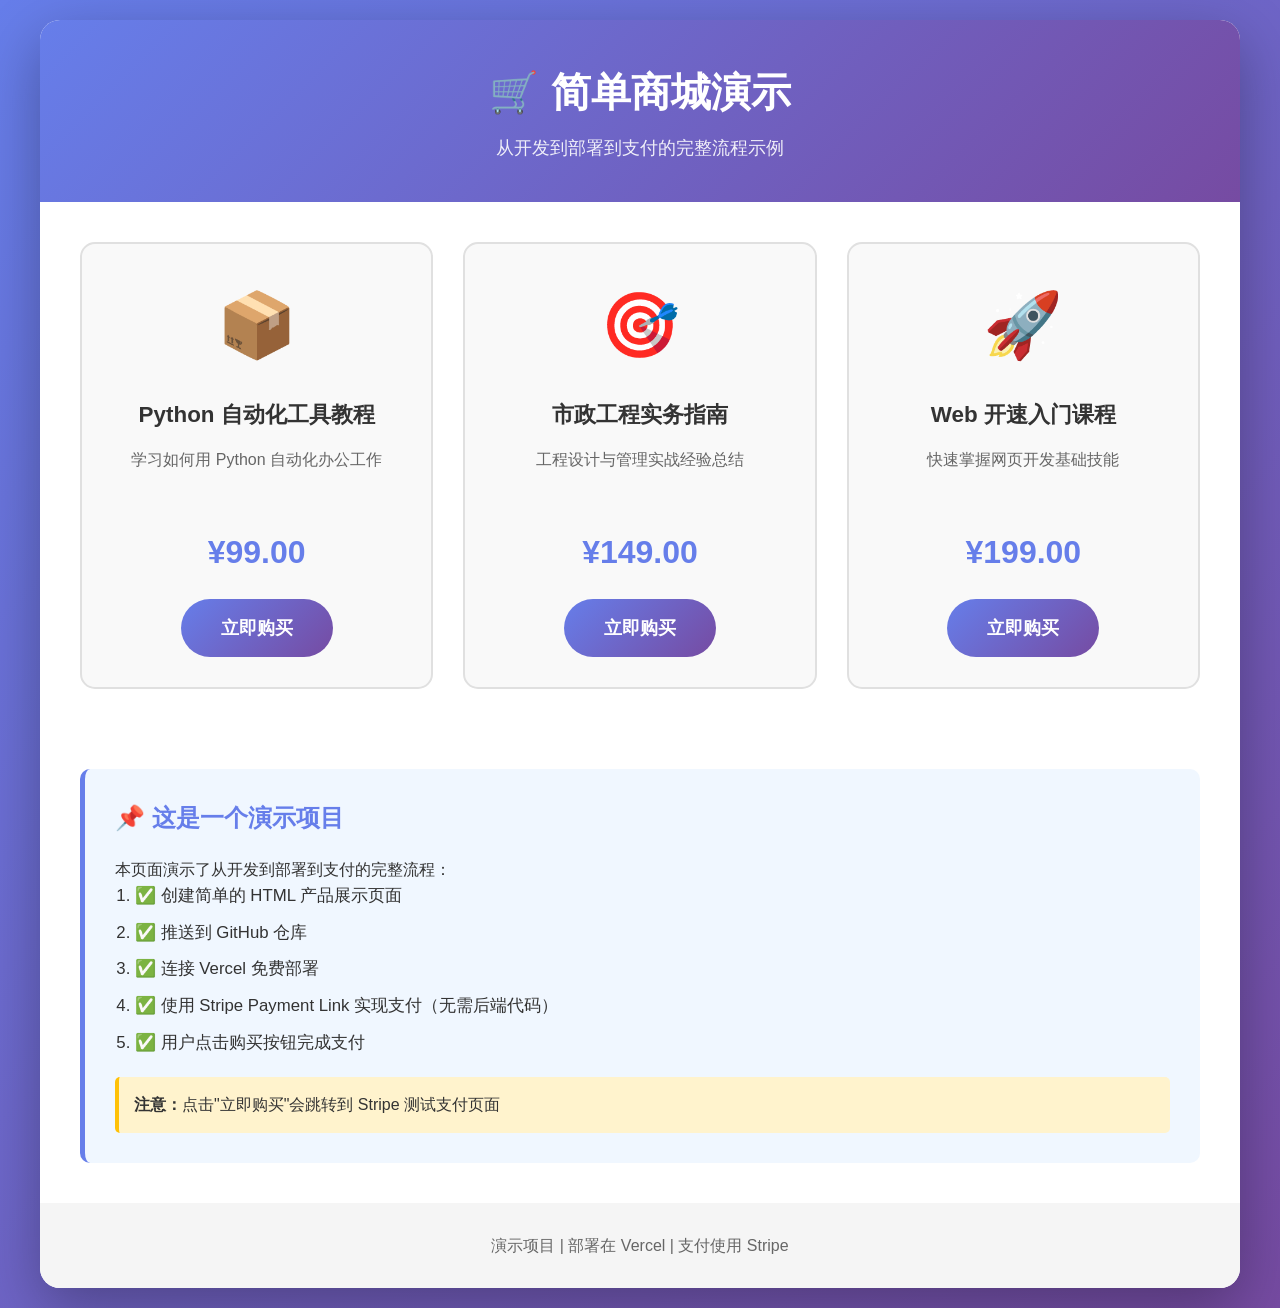
<file: stripe-index.html>
<!DOCTYPE html>
<html lang="zh-CN">
<head>
    <meta charset="UTF-8">
    <meta name="viewport" content="width=device-width, initial-scale=1.0">
    <title>简单商城演示</title>
    <link rel="icon" type="image/svg+xml" href="favicon.svg">
    <link rel="stylesheet" href="styles.css">
</head>
<body>
    <div class="container">
        <header>
            <h1>🛒 简单商城演示</h1>
            <p class="subtitle">从开发到部署到支付的完整流程示例</p>
        </header>

        <main>
            <div class="product-grid">
                <!-- 产品 1 -->
                <div class="product-card">
                    <div class="product-image">📦</div>
                    <h3>Python 自动化工具教程</h3>
                    <p class="description">学习如何用 Python 自动化办公工作</p>
                    <div class="price">¥99.00</div>
                    <a href="https://buy.stripe.com/test_aIM16sbFna0e8G0001" target="_blank" class="buy-button">
                        立即购买
                    </a>
                </div>

                <!-- 产品 2 -->
                <div class="product-card">
                    <div class="product-image">🎯</div>
                    <h3>市政工程实务指南</h3>
                    <p class="description">工程设计与管理实战经验总结</p>
                    <div class="price">¥149.00</div>
                    <a href="https://buy.stripe.com/test_aIM16sbFna0e8G0001" target="_blank" class="buy-button">
                        立即购买
                    </a>
                </div>

                <!-- 产品 3 -->
                <div class="product-card">
                    <div class="product-image">🚀</div>
                    <h3>Web 开速入门课程</h3>
                    <p class="description">快速掌握网页开发基础技能</p>
                    <div class="price">¥199.00</div>
                    <a href="https://buy.stripe.com/test_aIM16sbFna0e8G0001" target="_blank" class="buy-button">
                        立即购买
                    </a>
                </div>
            </div>

            <div class="info-box">
                <h2>📌 这是一个演示项目</h2>
                <p>本页面演示了从开发到部署到支付的完整流程：</p>
                <ol>
                    <li>✅ 创建简单的 HTML 产品展示页面</li>
                    <li>✅ 推送到 GitHub 仓库</li>
                    <li>✅ 连接 Vercel 免费部署</li>
                    <li>✅ 使用 Stripe Payment Link 实现支付（无需后端代码）</li>
                    <li>✅ 用户点击购买按钮完成支付</li>
                </ol>
                <p class="note"><strong>注意：</strong>点击"立即购买"会跳转到 Stripe 测试支付页面</p>
            </div>
        </main>

        <footer>
            <p>演示项目 | 部署在 Vercel | 支付使用 Stripe</p>
        </footer>
    </div>
</body>
</html>
</file>
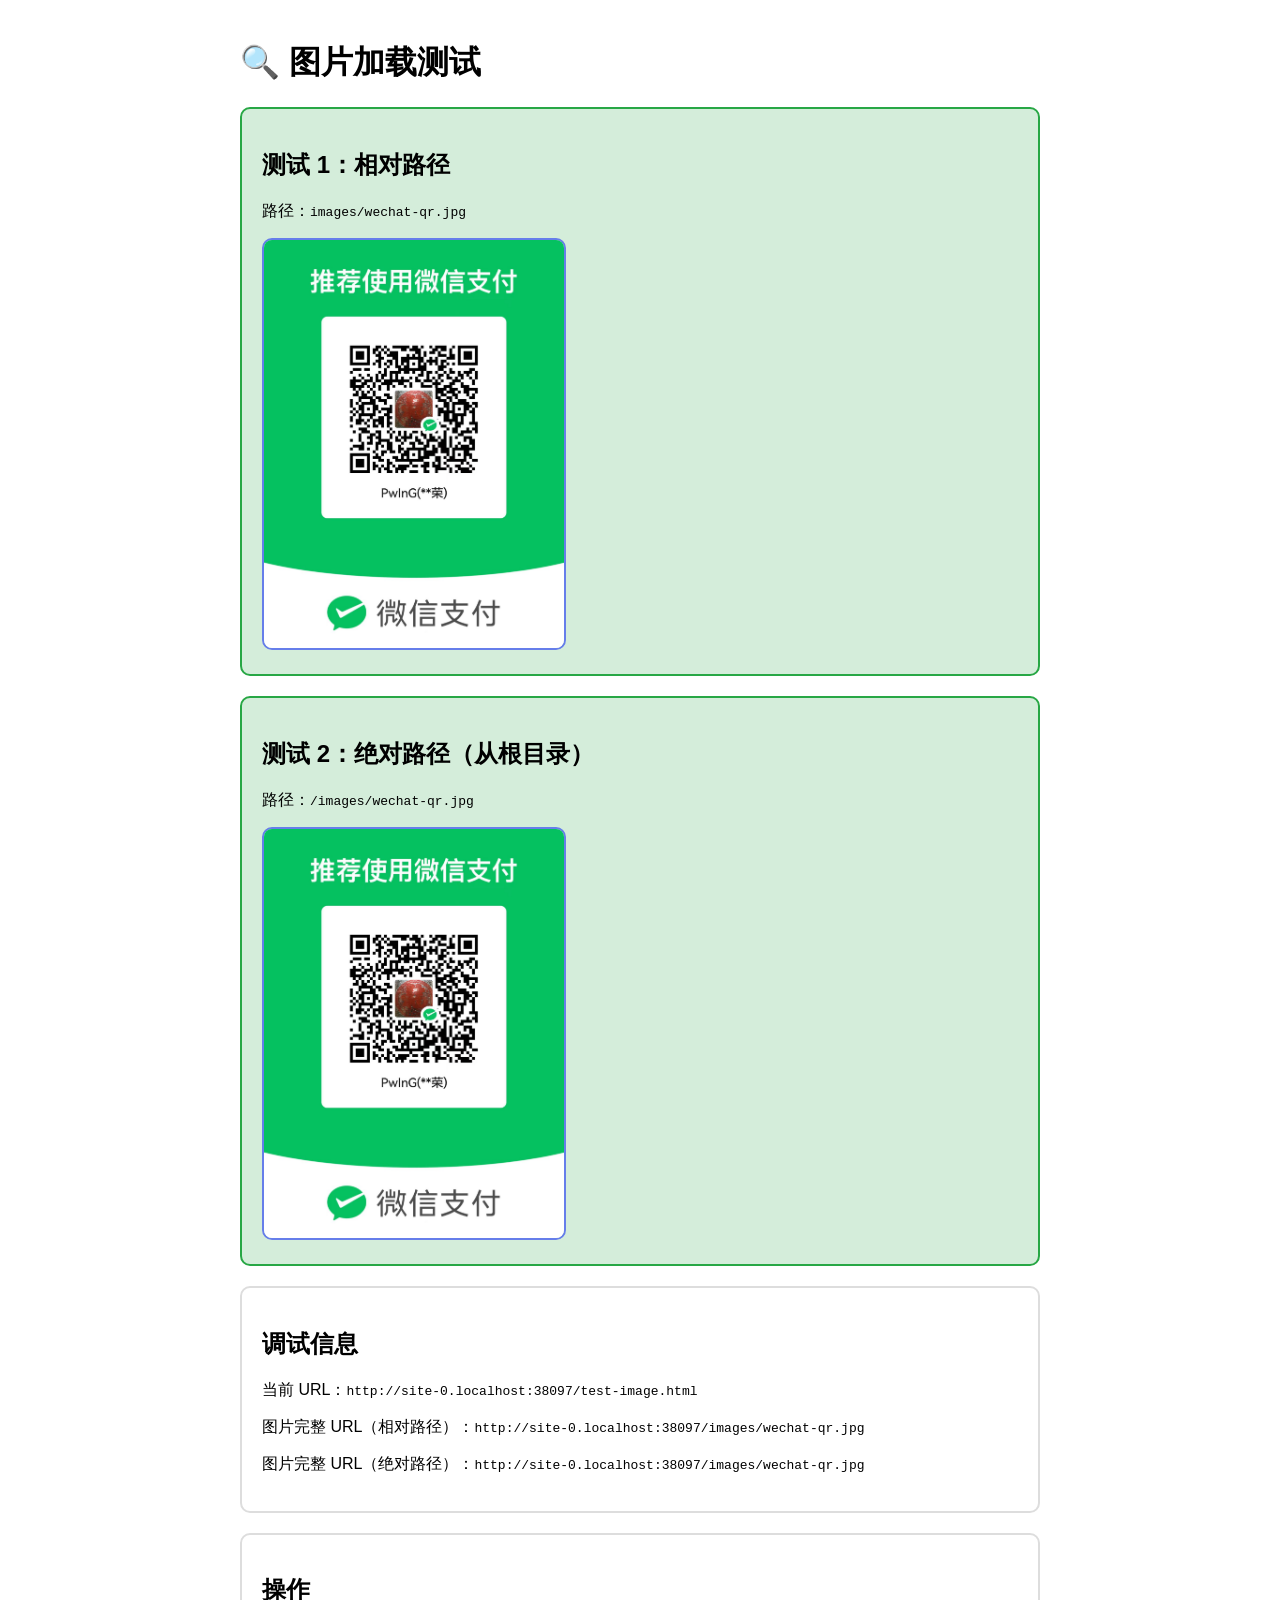
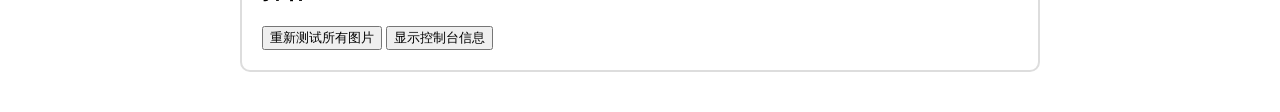
<file: test-image.html>
<!DOCTYPE html>
<html lang="zh-CN">
<head>
    <meta charset="UTF-8">
    <meta name="viewport" content="width=device-width, initial-scale=1.0">
    <title>测试图片</title>
    <style>
        body {
            font-family: Arial, sans-serif;
            padding: 20px;
            max-width: 800px;
            margin: 0 auto;
        }
        .test-section {
            margin: 20px 0;
            padding: 20px;
            border: 2px solid #ddd;
            border-radius: 10px;
        }
        img {
            max-width: 300px;
            border: 2px solid #667eea;
            border-radius: 10px;
        }
        .success {
            background: #d4edda;
            border-color: #28a745;
        }
        .error {
            background: #f8d7da;
            border-color: #dc3545;
        }
    </style>
</head>
<body>
    <h1>🔍 图片加载测试</h1>

    <div class="test-section">
        <h2>测试 1：相对路径</h2>
        <p>路径：<code>images/wechat-qr.jpg</code></p>
        <img src="images/wechat-qr.jpg" alt="微信收款码"
             onerror="this.parentElement.className='test-section error'; this.nextElementSibling.style.display='block';"
             onload="this.parentElement.className='test-section success';">
        <p style="display: none; color: #721c24; font-weight: bold;">❌ 加载失败</p>
    </div>

    <div class="test-section">
        <h2>测试 2：绝对路径（从根目录）</h2>
        <p>路径：<code>/images/wechat-qr.jpg</code></p>
        <img src="/images/wechat-qr.jpg" alt="微信收款码"
             onerror="this.parentElement.className='test-section error'; this.nextElementSibling.style.display='block';"
             onload="this.parentElement.className='test-section success';">
        <p style="display: none; color: #721c24; font-weight: bold;">❌ 加载失败</p>
    </div>

    <div class="test-section">
        <h2>调试信息</h2>
        <p>当前 URL：<code id="currentUrl"></code></p>
        <p>图片完整 URL（相对路径）：<code id="imageUrl1"></code></p>
        <p>图片完整 URL（绝对路径）：<code id="imageUrl2"></code></p>
    </div>

    <div class="test-section">
        <h2>操作</h2>
        <button onclick="checkAllImages()">重新测试所有图片</button>
        <button onclick="showConsoleInfo()">显示控制台信息</button>
    </div>

    <script>
        // 显示当前 URL
        document.getElementById('currentUrl').textContent = window.location.href;

        // 计算图片的完整 URL
        const relativeUrl = new URL('images/wechat-qr.jpg', window.location.href).href;
        const absoluteUrl = new URL('/images/wechat-qr.jpg', window.location.href).href;

        document.getElementById('imageUrl1').textContent = relativeUrl;
        document.getElementById('imageUrl2').textContent = absoluteUrl;

        function checkAllImages() {
            location.reload();
        }

        function showConsoleInfo() {
            console.log('当前 URL:', window.location.href);
            console.log('相对路径 URL:', relativeUrl);
            console.log('绝对路径 URL:', absoluteUrl);
            alert('调试信息已输出到控制台（F12 → Console 查看）');
        }

        // 页面加载后自动检查
        window.onload = function() {
            setTimeout(() => {
                const images = document.querySelectorAll('img');
                let failed = 0;
                images.forEach(img => {
                    if (!img.complete || img.naturalWidth === 0) {
                        failed++;
                    }
                });
                if (failed > 0) {
                    console.error(`有 ${failed} 张图片加载失败`);
                }
            }, 1000);
        };
    </script>
</body>
</html>
</file>
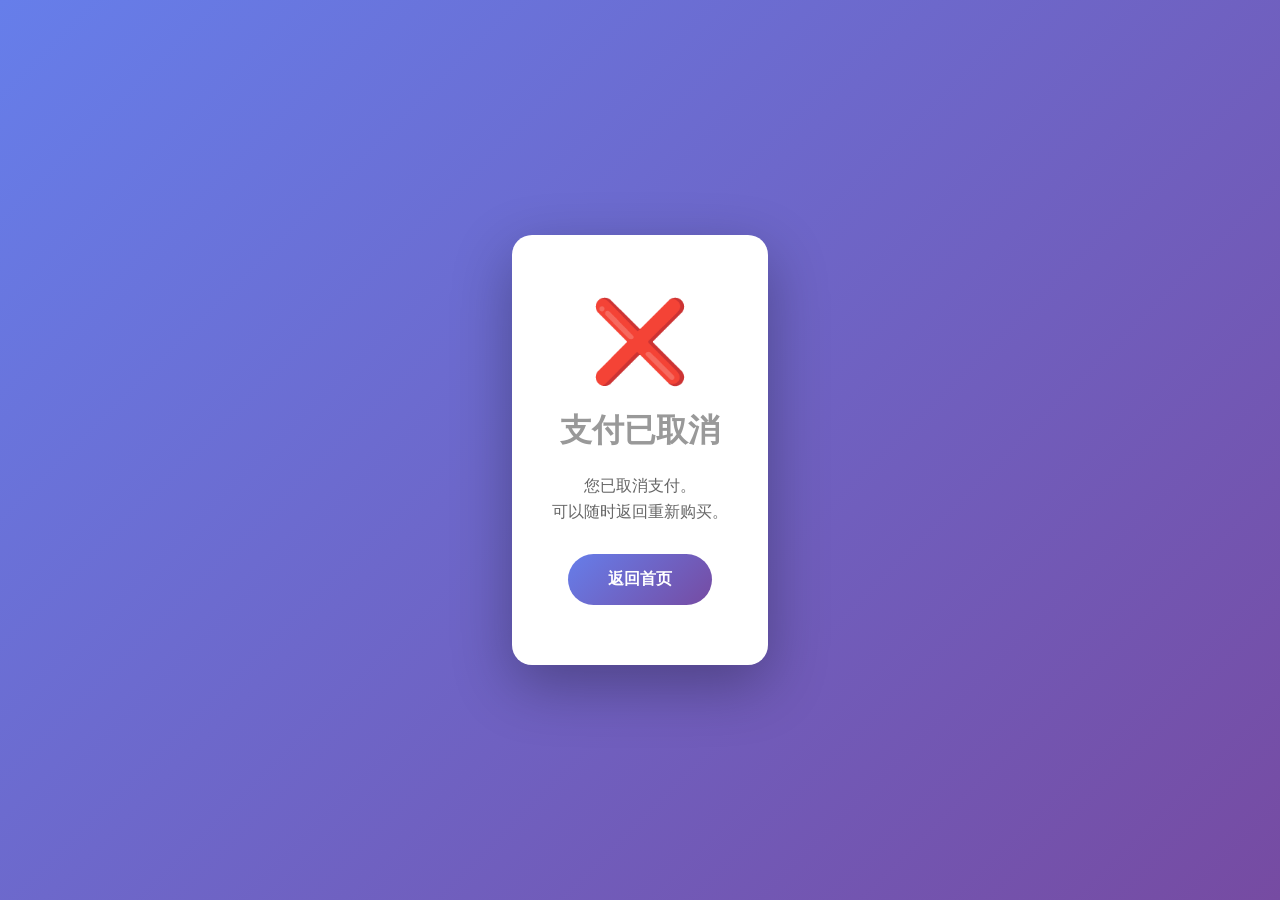
<file: backend-example/templates/cancel.html>
<!DOCTYPE html>
<html lang="zh-CN">
<head>
    <meta charset="UTF-8">
    <meta name="viewport" content="width=device-width, initial-scale=1.0">
    <title>支付取消</title>
    <style>
        * {
            margin: 0;
            padding: 0;
            box-sizing: border-box;
        }

        body {
            font-family: -apple-system, BlinkMacSystemFont, 'Segoe UI', 'Microsoft YaHei', sans-serif;
            display: flex;
            justify-content: center;
            align-items: center;
            min-height: 100vh;
            background: linear-gradient(135deg, #667eea 0%, #764ba2 100%);
        }

        .cancel-card {
            background: white;
            padding: 60px 40px;
            border-radius: 20px;
            box-shadow: 0 20px 60px rgba(0, 0, 0, 0.3);
            text-align: center;
            max-width: 500px;
        }

        .cancel-icon {
            font-size: 5em;
            margin-bottom: 20px;
        }

        h1 {
            color: #999;
            margin-bottom: 20px;
        }

        p {
            color: #666;
            margin-bottom: 30px;
            line-height: 1.6;
        }

        .button {
            background: linear-gradient(135deg, #667eea 0%, #764ba2 100%);
            color: white;
            padding: 15px 40px;
            text-decoration: none;
            border-radius: 50px;
            display: inline-block;
            font-weight: bold;
        }

        .button:hover {
            transform: scale(1.05);
        }
    </style>
</head>
<body>
    <div class="cancel-card">
        <div class="cancel-icon">❌</div>
        <h1>支付已取消</h1>
        <p>您已取消支付。<br>可以随时返回重新购买。</p>
        <a href="/" class="button">返回首页</a>
    </div>
</body>
</html>
</file>
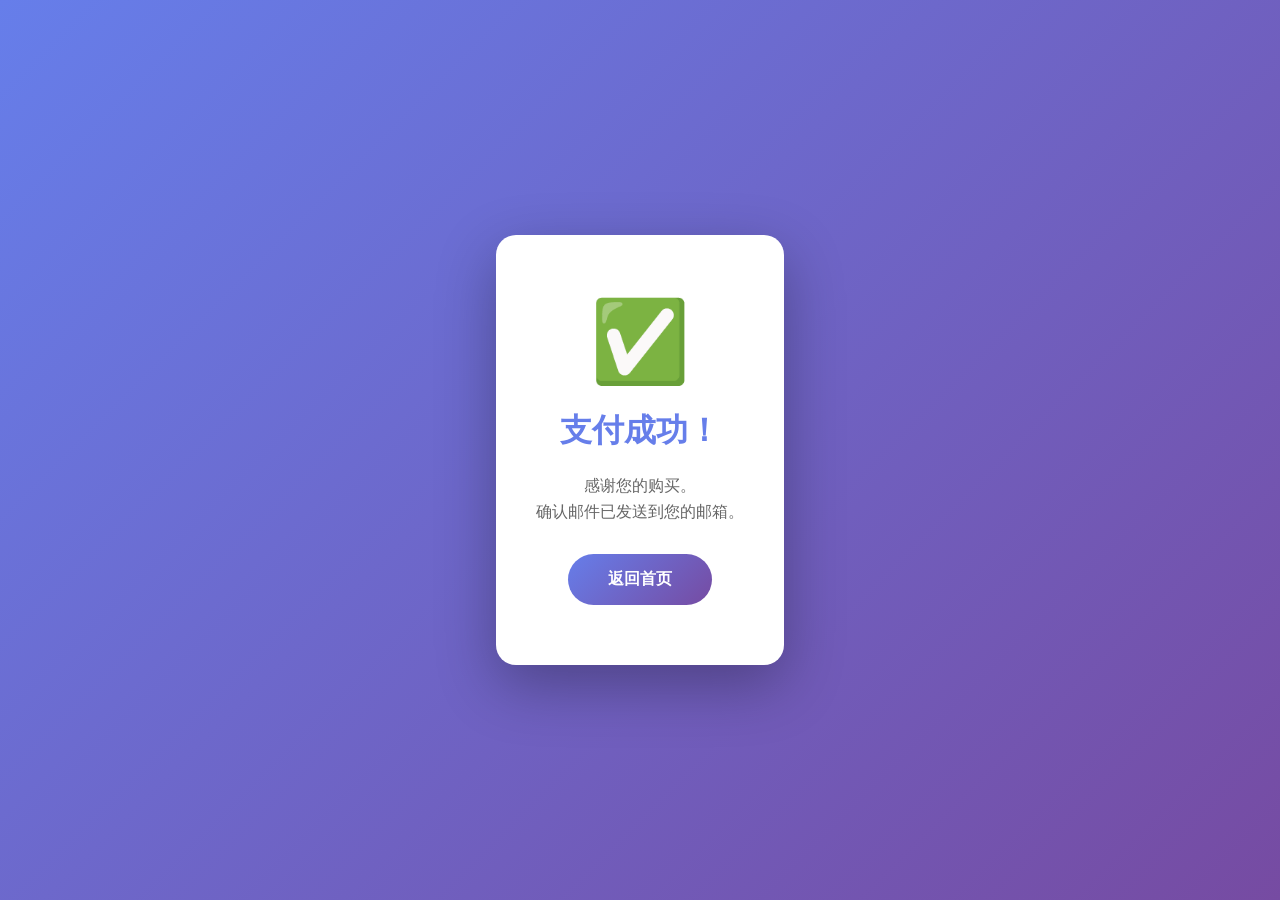
<file: backend-example/templates/success.html>
<!DOCTYPE html>
<html lang="zh-CN">
<head>
    <meta charset="UTF-8">
    <meta name="viewport" content="width=device-width, initial-scale=1.0">
    <title>支付成功</title>
    <style>
        * {
            margin: 0;
            padding: 0;
            box-sizing: border-box;
        }

        body {
            font-family: -apple-system, BlinkMacSystemFont, 'Segoe UI', 'Microsoft YaHei', sans-serif;
            display: flex;
            justify-content: center;
            align-items: center;
            min-height: 100vh;
            background: linear-gradient(135deg, #667eea 0%, #764ba2 100%);
        }

        .success-card {
            background: white;
            padding: 60px 40px;
            border-radius: 20px;
            box-shadow: 0 20px 60px rgba(0, 0, 0, 0.3);
            text-align: center;
            max-width: 500px;
        }

        .success-icon {
            font-size: 5em;
            margin-bottom: 20px;
        }

        h1 {
            color: #667eea;
            margin-bottom: 20px;
        }

        p {
            color: #666;
            margin-bottom: 30px;
            line-height: 1.6;
        }

        .button {
            background: linear-gradient(135deg, #667eea 0%, #764ba2 100%);
            color: white;
            padding: 15px 40px;
            text-decoration: none;
            border-radius: 50px;
            display: inline-block;
            font-weight: bold;
        }

        .button:hover {
            transform: scale(1.05);
        }
    </style>
</head>
<body>
    <div class="success-card">
        <div class="success-icon">✅</div>
        <h1>支付成功！</h1>
        <p>感谢您的购买。<br>确认邮件已发送到您的邮箱。</p>
        <a href="/" class="button">返回首页</a>
    </div>
</body>
</html>
</file>
<file: styles.css>
/* 全局样式 */
* {
    margin: 0;
    padding: 0;
    box-sizing: border-box;
}

body {
    font-family: -apple-system, BlinkMacSystemFont, 'Segoe UI', 'Microsoft YaHei', sans-serif;
    line-height: 1.6;
    color: #333;
    background: linear-gradient(135deg, #667eea 0%, #764ba2 100%);
    min-height: 100vh;
    padding: 20px;
}

.container {
    max-width: 1200px;
    margin: 0 auto;
    background: white;
    border-radius: 20px;
    box-shadow: 0 20px 60px rgba(0, 0, 0, 0.3);
    overflow: hidden;
}

/* 头部 */
header {
    background: linear-gradient(135deg, #667eea 0%, #764ba2 100%);
    color: white;
    padding: 40px 20px;
    text-align: center;
}

header h1 {
    font-size: 2.5em;
    margin-bottom: 10px;
}

.subtitle {
    font-size: 1.1em;
    opacity: 0.9;
}

/* 产品网格 */
.product-grid {
    display: grid;
    grid-template-columns: repeat(auto-fit, minmax(300px, 1fr));
    gap: 30px;
    padding: 40px;
}

.product-card {
    border: 2px solid #e0e0e0;
    border-radius: 15px;
    padding: 30px;
    text-align: center;
    transition: all 0.3s ease;
    background: #f9f9f9;
}

.product-card:hover {
    transform: translateY(-10px);
    box-shadow: 0 10px 30px rgba(0, 0, 0, 0.2);
    border-color: #667eea;
}

.product-image {
    font-size: 4em;
    margin-bottom: 20px;
}

.product-card h3 {
    font-size: 1.4em;
    margin-bottom: 15px;
    color: #333;
}

.description {
    color: #666;
    margin-bottom: 20px;
    min-height: 60px;
}

.price {
    font-size: 2em;
    font-weight: bold;
    color: #667eea;
    margin-bottom: 20px;
}

.buy-button {
    display: inline-block;
    background: linear-gradient(135deg, #667eea 0%, #764ba2 100%);
    color: white;
    padding: 15px 40px;
    text-decoration: none;
    border-radius: 50px;
    font-weight: bold;
    font-size: 1.1em;
    transition: all 0.3s ease;
}

.buy-button:hover {
    transform: scale(1.05);
    box-shadow: 0 5px 15px rgba(102, 126, 234, 0.4);
}

/* 信息框 */
.info-box {
    margin: 40px;
    padding: 30px;
    background: #f0f7ff;
    border-left: 5px solid #667eea;
    border-radius: 10px;
}

.info-box h2 {
    color: #667eea;
    margin-bottom: 20px;
}

.info-box ol {
    margin-left: 20px;
    margin-bottom: 20px;
}

.info-box li {
    margin-bottom: 10px;
    font-size: 1.05em;
}

.note {
    background: #fff3cd;
    padding: 15px;
    border-radius: 5px;
    border-left: 4px solid #ffc107;
    margin-top: 20px;
}

/* 页脚 */
footer {
    background: #f5f5f5;
    padding: 30px;
    text-align: center;
    color: #666;
}

/* 响应式设计 */
@media (max-width: 768px) {
    header h1 {
        font-size: 1.8em;
    }

    .product-grid {
        grid-template-columns: 1fr;
        padding: 20px;
    }

    .info-box {
        margin: 20px;
        padding: 20px;
    }
}
</file>
